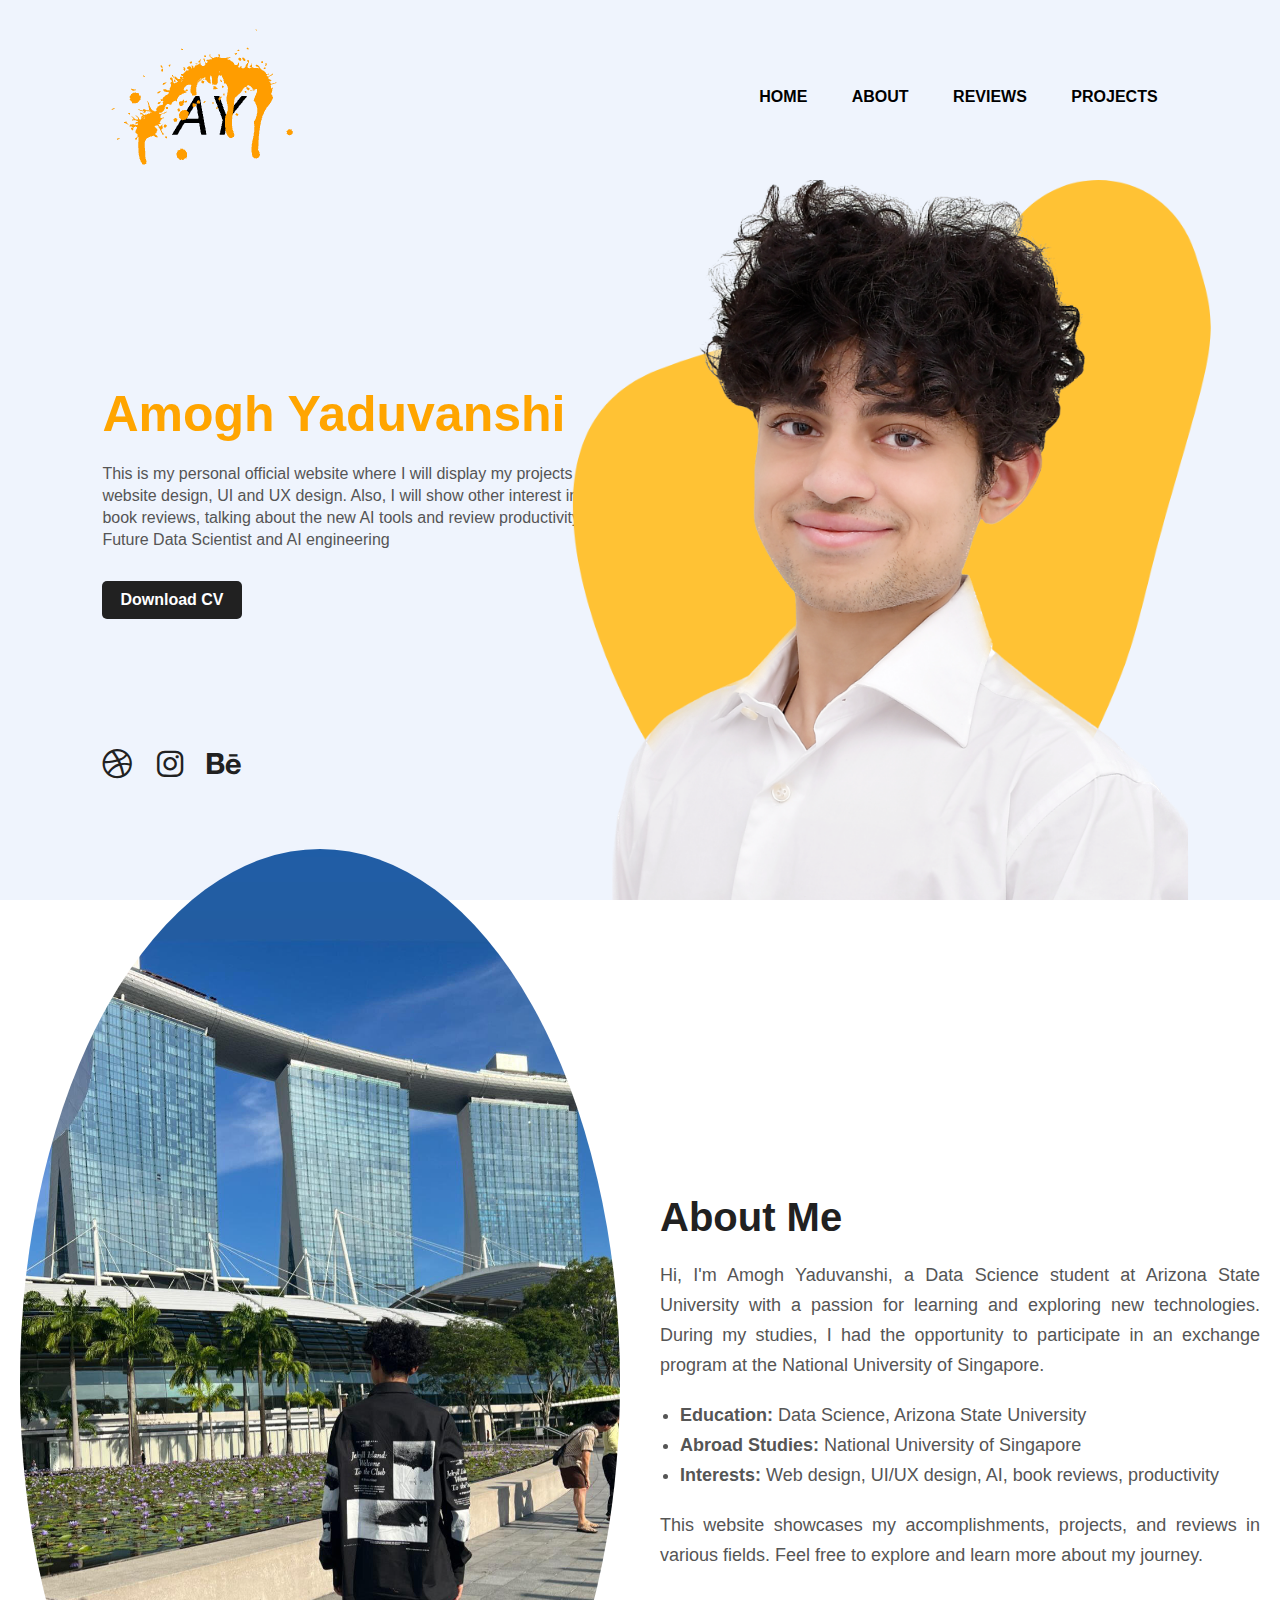
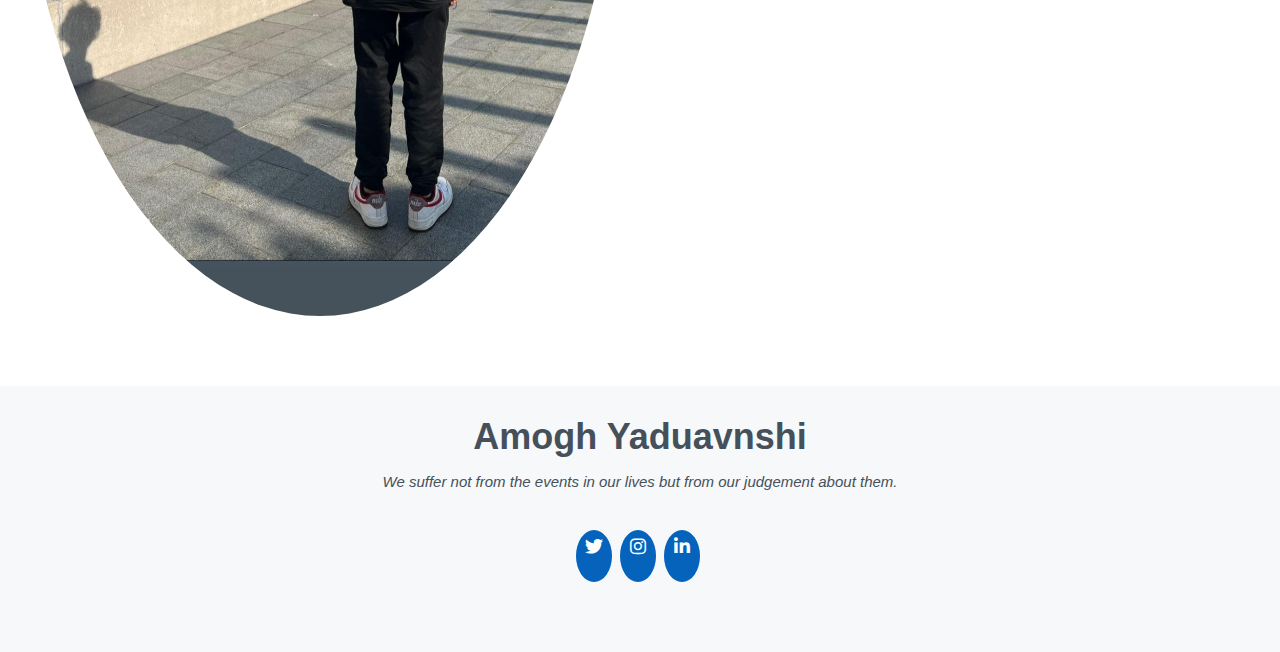
<file: index.html>
<html lang="en">
<head>
    <meta charset="UTF-8">
    <meta name="X-UA-Compatible" content="IE=edge">
    <meta name="viewport" content="width=device-width, initial-scale=1.0">
    <title>About Amogh Yaduvanshi</title>
    <link rel="stylesheet" href="https://cdnjs.cloudflare.com/ajax/libs/font-awesome/6.1.0/css/all.min.css">
    <link rel="stylesheet" href="amoghyaduvanshi.css">
</head>
<body>
    <div class="hero">
        <nav>
            <img src="LogoMakr-3YX9Ft.png" class="logo">
            <ul>
                <li><a href="home.html">HOME</a></li>
                <li><a href="about.html">ABOUT</a></li>
                <li><a href="reviews.html">REVIEWS</a></li>
                <li><a href="projects.html">PROJECTS</a></li>
            </ul>
        </nav>
        <div class="detel">
          <h1><span>Amogh Yaduvanshi</span></h1>
          <p>This is my personal official website where I will display my projects related to Data Science,<br> website design, UI and UX design. Also, I will show other interest in my website which are <br>book reviews, talking about the new AI tools and review productivity YouTubers. <br> Future Data Scientist and AI engineering </p>
          <a href="Resume.pdf" target="_blank" download>Download CV</a>
        </div>
      <div class="images">
          <img src="shape.png" class="shape">
          <img src="amogh.png" class="IMG_0016">
      </div>
    <div class="social">
       <a href="#"><i class="fab fa-dribbble"></i></a>
       <a href="#"><i class="fab fa-instagram"></i></a>
       <a href="#"><i class="fab fa-behance"></i></a>
    </div>
    <section id="about">
        <div class="about-section">
          <div class="about-image">
            <img src="Photo101.png" alt="Photo101">
        </div>
          <div class="about-content">
            <h2>About Me</h2>
            <p>
              Hi, I'm Amogh Yaduvanshi, a Data Science student at Arizona State University with a passion for learning and exploring new technologies. During my studies, I had the opportunity to participate in an exchange program at the National University of Singapore.
            </p>
            <ul>
              <li><strong>Education:</strong> Data Science, Arizona State University</li>
              <li><strong>Abroad Studies:</strong> National University of Singapore</li>
              <li><strong>Interests:</strong> Web design, UI/UX design, AI, book reviews, productivity</li>
            </ul>
            <p>
              This website showcases my accomplishments, projects, and reviews in various fields. Feel free to explore and learn more about my journey.
            </p>
          </div>
        </div>
      </section>

      <footer id="footer">
        <div class="container">
          <h3>Amogh Yaduavnshi</h3>
          <p>We suffer not from the events in our lives but from our judgement about them.</p>
          <div class="social-links">
            <a href="https://twitter.com/AmoghYaduv" class="twitter"><i class="fab fa-twitter"></i></a>
            <a href="https://www.instagram.com/amogh_yaduvanshi/" class="instagram"><i class="fab fa-instagram"></i></a>
            <a href="https://www.linkedin.com/in/amogh-yaduvanshi-b3550a1ab/" class="linkedin"><i class="fab fa-linkedin-in"></i></a>
          </div>
        </div>
      </footer>
    
</div>
</body>
</html>
</file>
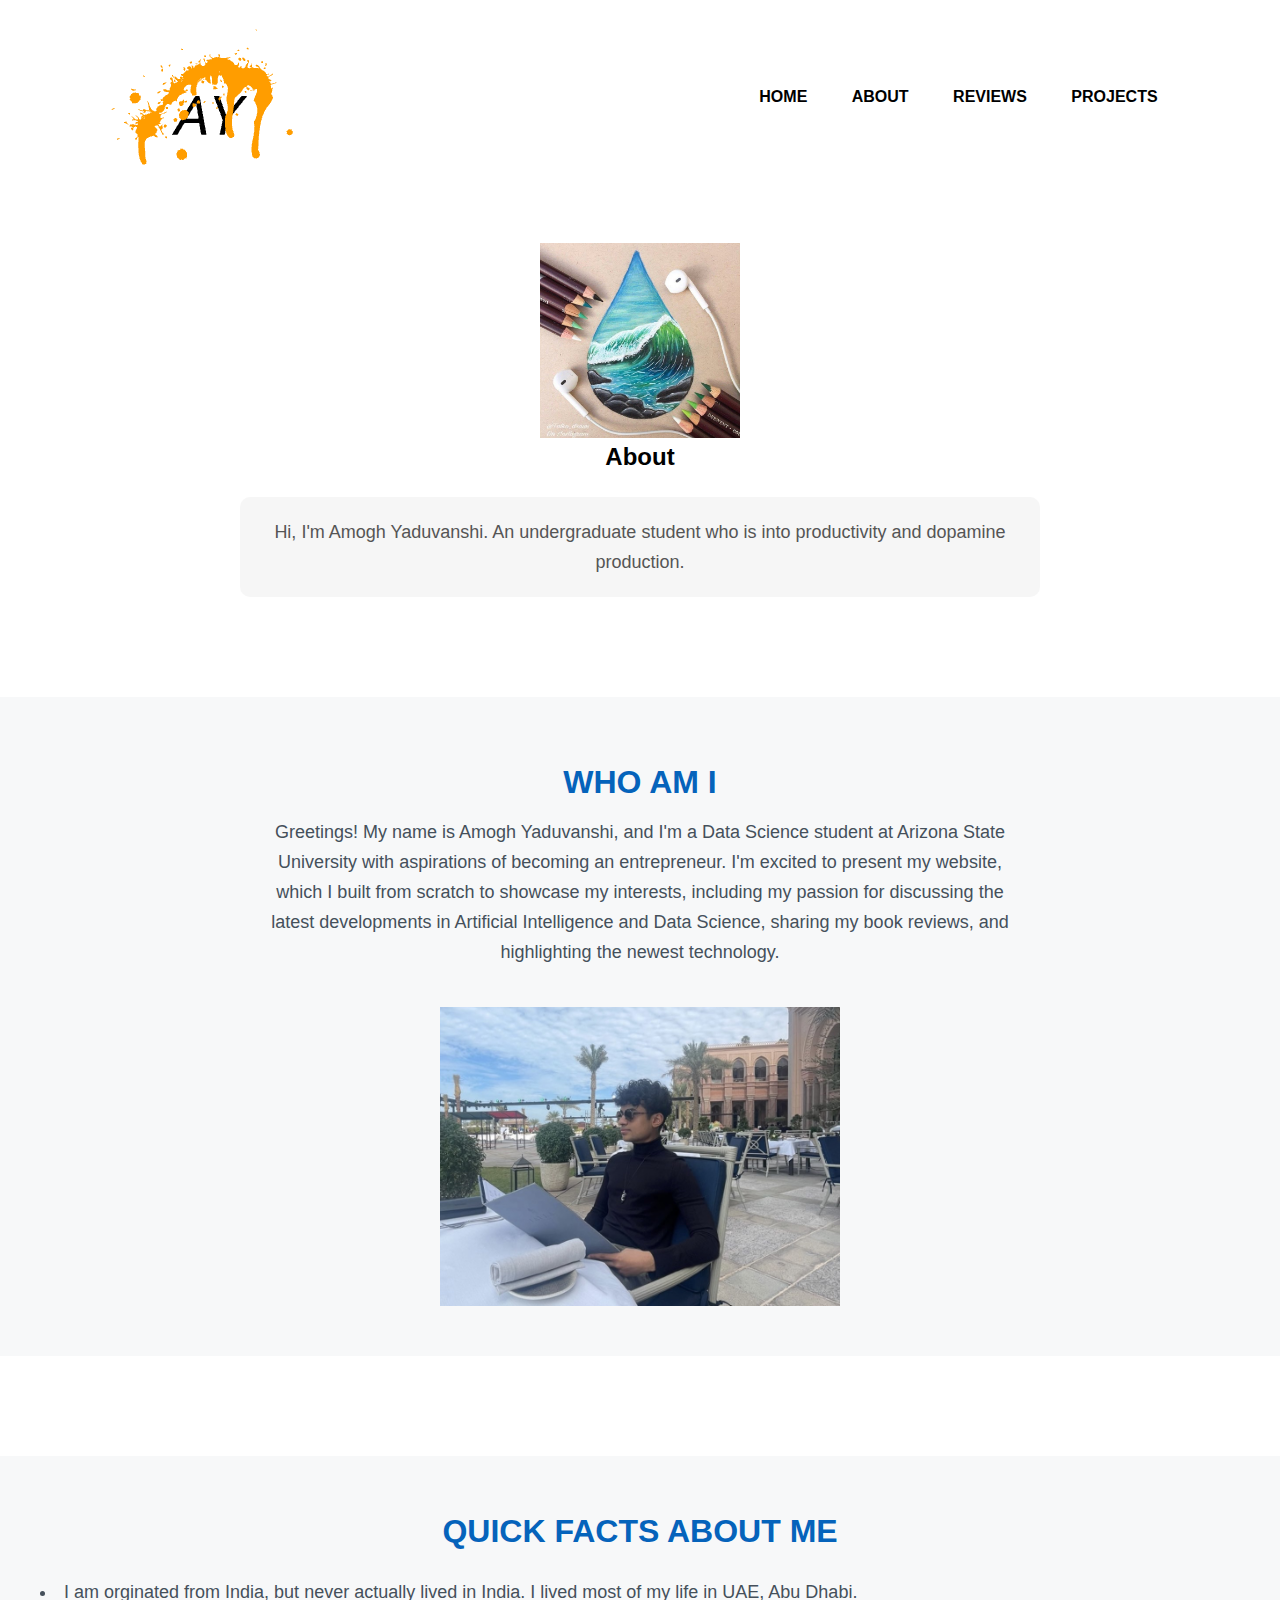
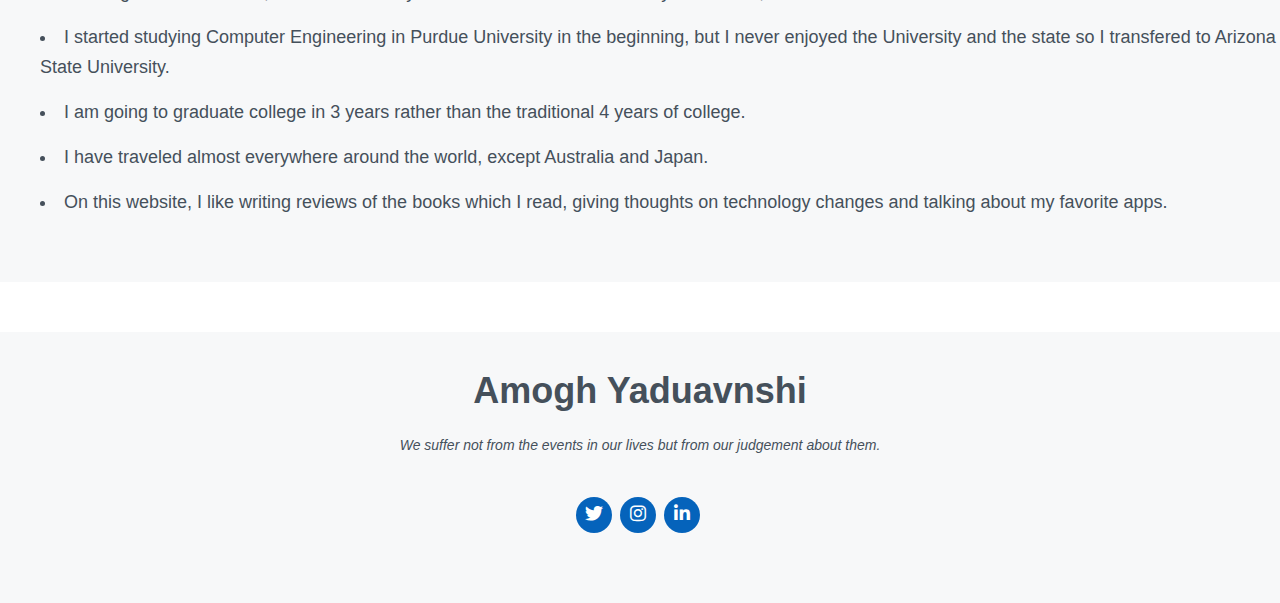
<file: about.html>
<!DOCTYPE html>
<html lang="en">
<head>
    <meta charset="UTF-8">
    <meta name="viewport" content="width=device-width, initial-scale=1.0">
    <title>About Amogh Yaduvanshi</title>
    <link rel="stylesheet" href="https://cdnjs.cloudflare.com/ajax/libs/font-awesome/6.1.0/css/all.min.css">
    <link rel="stylesheet" href="about.css">
</head>
<body>
    <nav>
        <img src="LogoMakr-3YX9Ft.png" class="LogoMakr">
        <ul>
            <li><a href="index.html">HOME</a></li>
            <li><a href="about.html">ABOUT</a></li>
            <li><a href="reviews.html">REVIEWS</a></li>
            <li><a href="projects.html">PROJECTS</a></li>
        </ul>
    </nav>

    <section id="about">
        <img src="Logo sheet.png" alt="Amogh Yaduvanshi" class="logo"> <!-- Add this line -->
        <div class="about-section">
            <h2 class="about-heading">About</h2>
            <p class="intro-text">
                Hi, I'm Amogh Yaduvanshi. An undergraduate student who is into productivity and dopamine production.
            </p>
        </div>
    </section>
    
    <section id="whoami">
        <div class="whoami-section">
            <div class="whoami-content"> <!-- Add this wrapper div -->
                <h3 class="whoami-heading">Who Am I</h3>
                <p>
                    Greetings! My name is Amogh Yaduvanshi, and I'm a Data Science student at Arizona State University with aspirations of becoming an entrepreneur. I'm excited to present my website, which I built from scratch to showcase my interests, including my passion for discussing the latest developments in Artificial Intelligence and Data Science, sharing my book reviews, and highlighting the newest technology.
                </p>
            </div>
            <img src="Part 2.png" alt="Amogh Yaduvanshi" class="part"> <!-- Update the class name -->
        </div>
    </section>
    

    <section id="quick-facts">
        <div class="quick-facts-section">
            <h4 class="quick-facts-heading">Quick Facts About Me</h4>
            <ul class="facts-list">
                <li>I am orginated from India, but never actually lived in India. I lived most of my life in UAE, Abu Dhabi.</li>
                <li>I started studying Computer Engineering in Purdue University in the beginning, but I never enjoyed the University and the state so I transfered to Arizona State University.</li>
                <li>I am going to graduate college in 3 years rather than the traditional 4 years of college.</li>
                <li>I have traveled almost everywhere around the world, except Australia and Japan.</li>
                <li>On this website, I like writing reviews of the books which I read, giving thoughts on technology changes and talking about my favorite apps.</li>
            </ul>
        </div>
    </section>
    
</section>

<footer id="footer">
    <div class="container">
      <h3>Amogh Yaduavnshi</h3>
      <p>We suffer not from the events in our lives but from our judgement about them.</p>
      <div class="social-links">
        <a href="https://twitter.com/AmoghYaduv" class="twitter"><i class="fab fa-twitter"></i></a>
        <a href="https://www.instagram.com/amogh_yaduvanshi/" class="instagram"><i class="fab fa-instagram"></i></a>
        <a href="https://www.linkedin.com/in/amogh-yaduvanshi-b3550a1ab/" class="linkedin"><i class="fab fa-linkedin-in"></i></a>
      </div>
    </div>
  </footer>

</body>
</html>
</file>
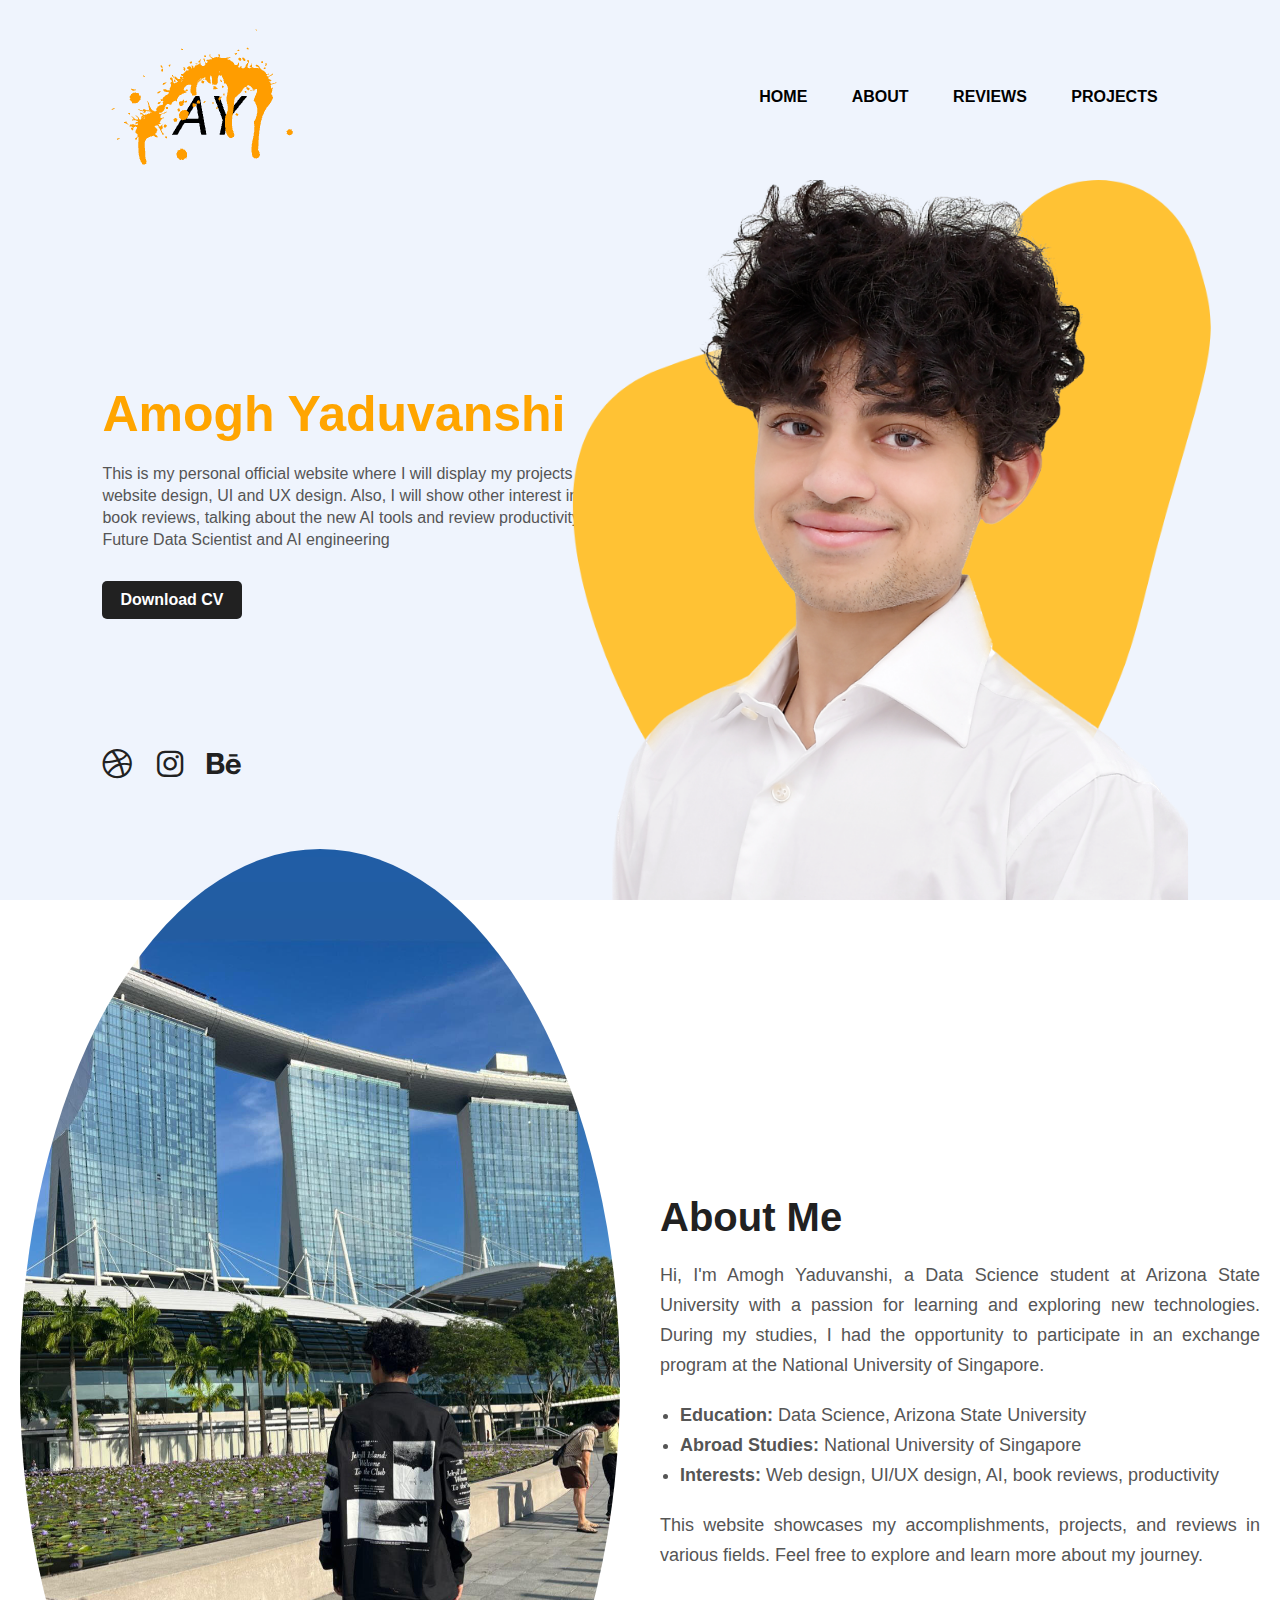
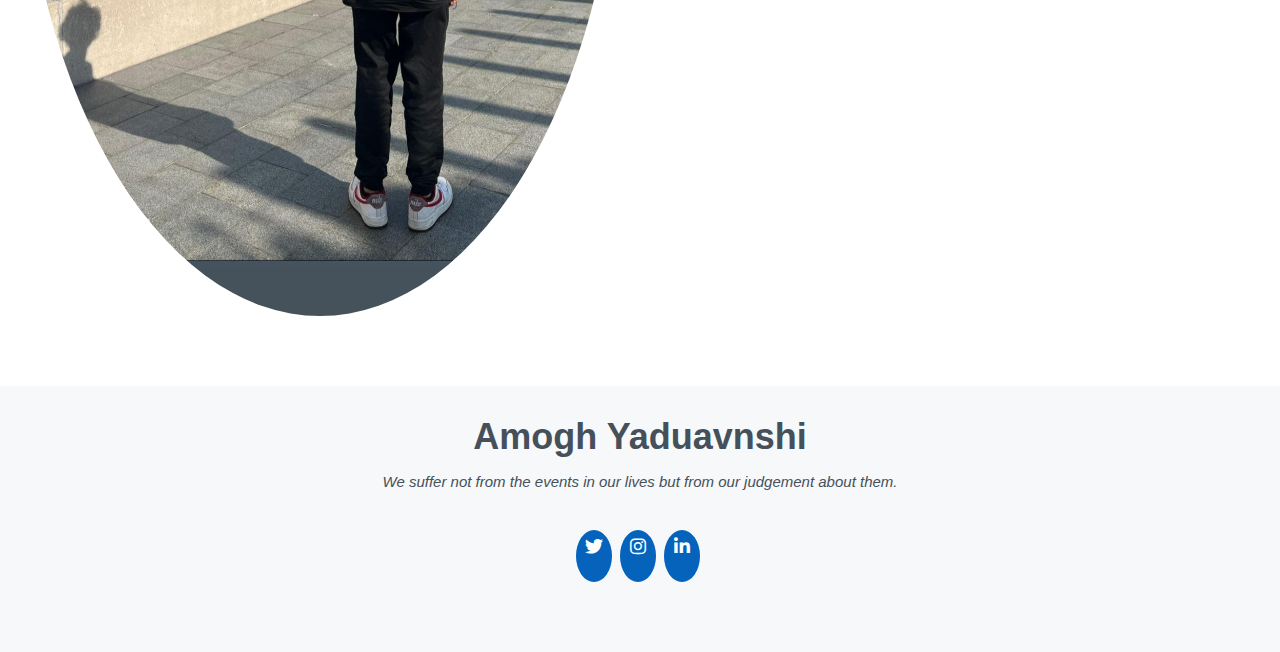
<file: amoghyaduvanshi.html>
<html lang="en">
<head>
    <meta charset="UTF-8">
    <meta name="X-UA-Compatible" content="IE=edge">
    <meta name="viewport" content="width=device-width, initial-scale=1.0">
    <title>About Amogh Yaduvanshi</title>
    <link rel="stylesheet" href="https://cdnjs.cloudflare.com/ajax/libs/font-awesome/6.1.0/css/all.min.css">
    <link rel="stylesheet" href="amoghyaduvanshi.css">
</head>
<body>
    <div class="hero">
        <nav>
            <img src="LogoMakr-3YX9Ft.png" class="logo">
            <ul>
                <li><a href="home.html">HOME</a></li>
                <li><a href="about.html">ABOUT</a></li>
                <li><a href="reviews.html">REVIEWS</a></li>
                <li><a href="projects.html">PROJECTS</a></li>
             </ul>
        </nav>
        <div class="detel">
          <h1><span>Amogh Yaduvanshi</span></h1>
          <p>This is my personal official website where I will display my projects related to Data Science,<br> website design, UI and UX design. Also, I will show other interest in my website which are <br>book reviews, talking about the new AI tools and review productivity YouTubers. <br> Future Data Scientist and AI engineering </p>
          <a href="Resume.pdf" target="_blank" download>Download CV</a>
        </div>
      <div class="images">
          <img src="shape.png" class="shape">
          <img src="amogh.png" class="IMG_0016">
      </div>
    <div class="social">
       <a href="#"><i class="fab fa-dribbble"></i></a>
       <a href="#"><i class="fab fa-instagram"></i></a>
       <a href="#"><i class="fab fa-behance"></i></a>
    </div>
    <section id="about">
        <div class="about-section">
          <div class="about-image">
            <img src="Photo101.png" alt="Photo101">
        </div>
          <div class="about-content">
            <h2>About Me</h2>
            <p>
              Hi, I'm Amogh Yaduvanshi, a Data Science student at Arizona State University with a passion for learning and exploring new technologies. During my studies, I had the opportunity to participate in an exchange program at the National University of Singapore.
            </p>
            <ul>
              <li><strong>Education:</strong> Data Science, Arizona State University</li>
              <li><strong>Abroad Studies:</strong> National University of Singapore</li>
              <li><strong>Interests:</strong> Web design, UI/UX design, AI, book reviews, productivity</li>
            </ul>
            <p>
              This website showcases my accomplishments, projects, and reviews in various fields. Feel free to explore and learn more about my journey.
            </p>
          </div>
        </div>
      </section>


  <footer id="footer">
    <div class="container">
      <h3>Amogh Yaduavnshi</h3>
      <p>We suffer not from the events in our lives but from our judgement about them.</p>
      <div class="social-links">
        <a href="https://twitter.com/AmoghYaduv" class="twitter"><i class="fab fa-twitter"></i></a>
        <a href="https://www.instagram.com/amogh_yaduvanshi/" class="instagram"><i class="fab fa-instagram"></i></a>
        <a href="https://www.linkedin.com/in/amogh-yaduvanshi-b3550a1ab/" class="linkedin"><i class="fab fa-linkedin-in"></i></a>
      </div>
    </div>
  </footer>
    
</div>
</body>
</html>
</file>
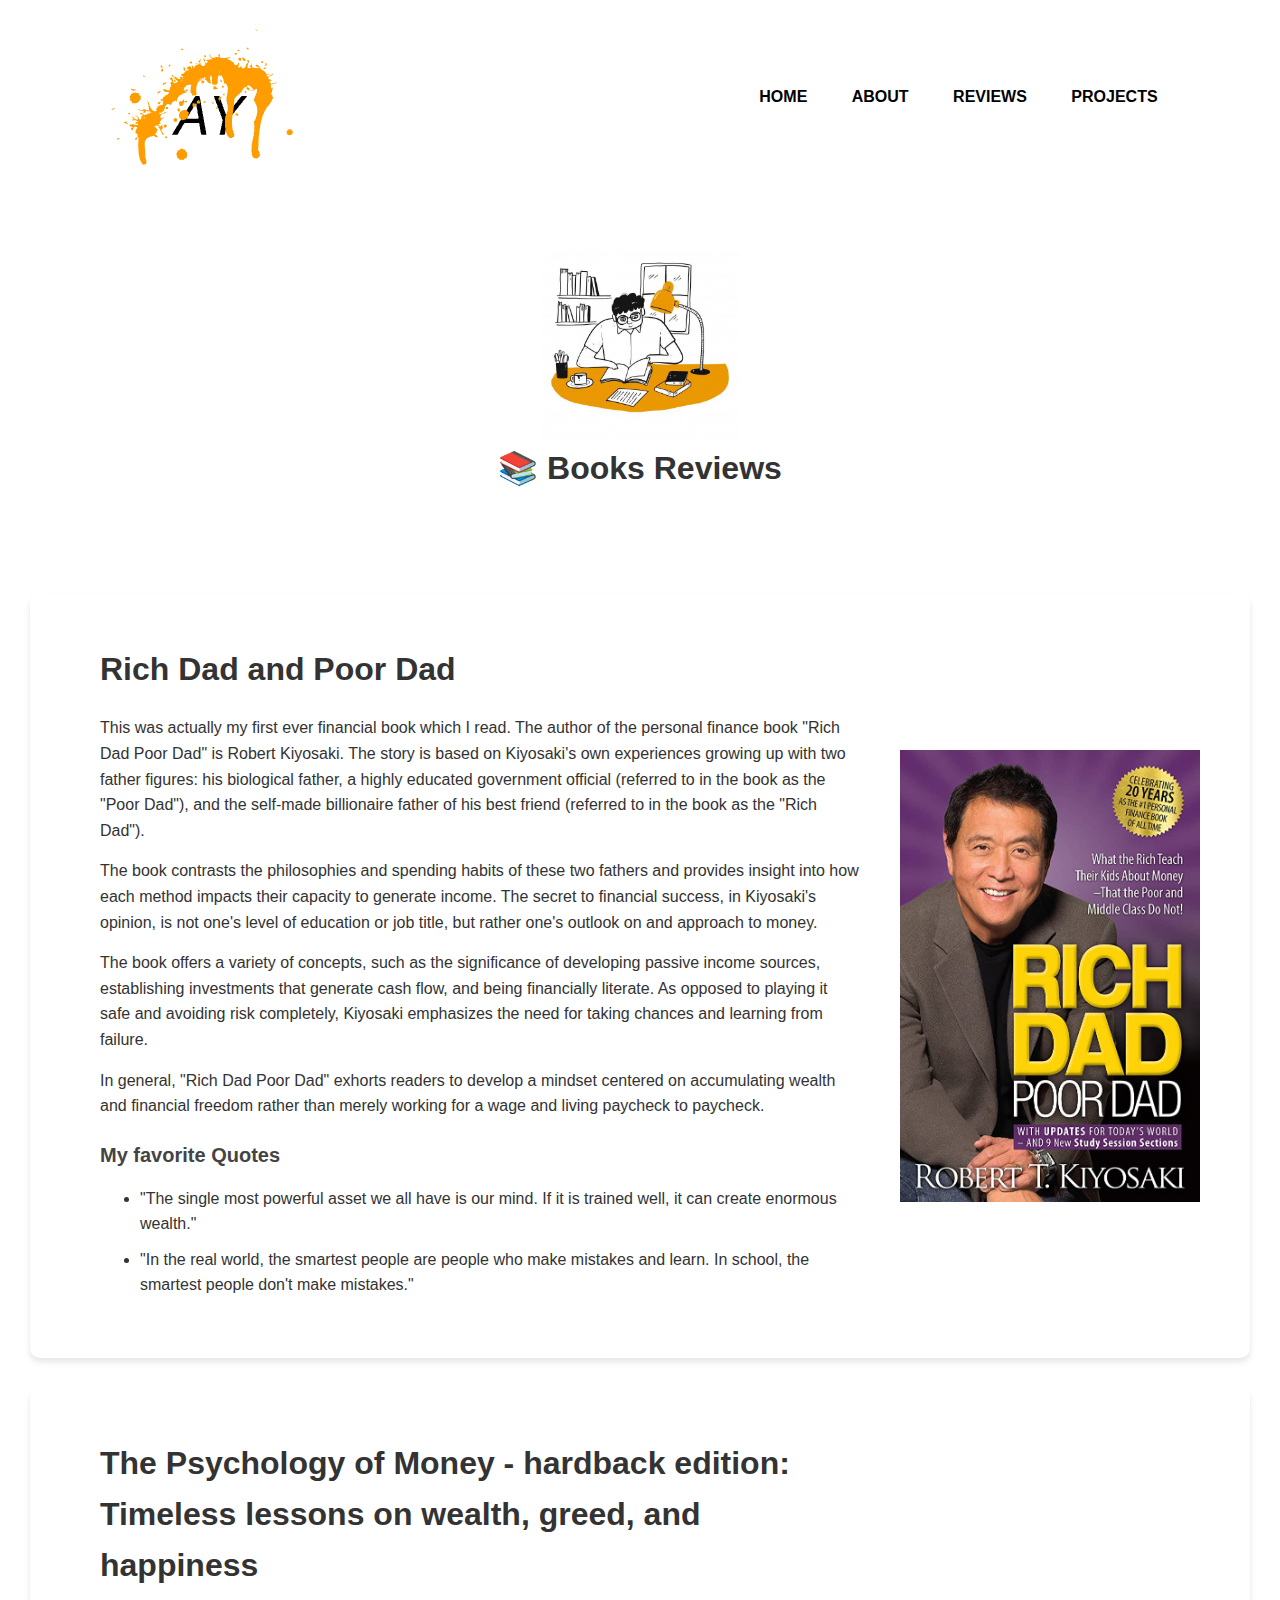
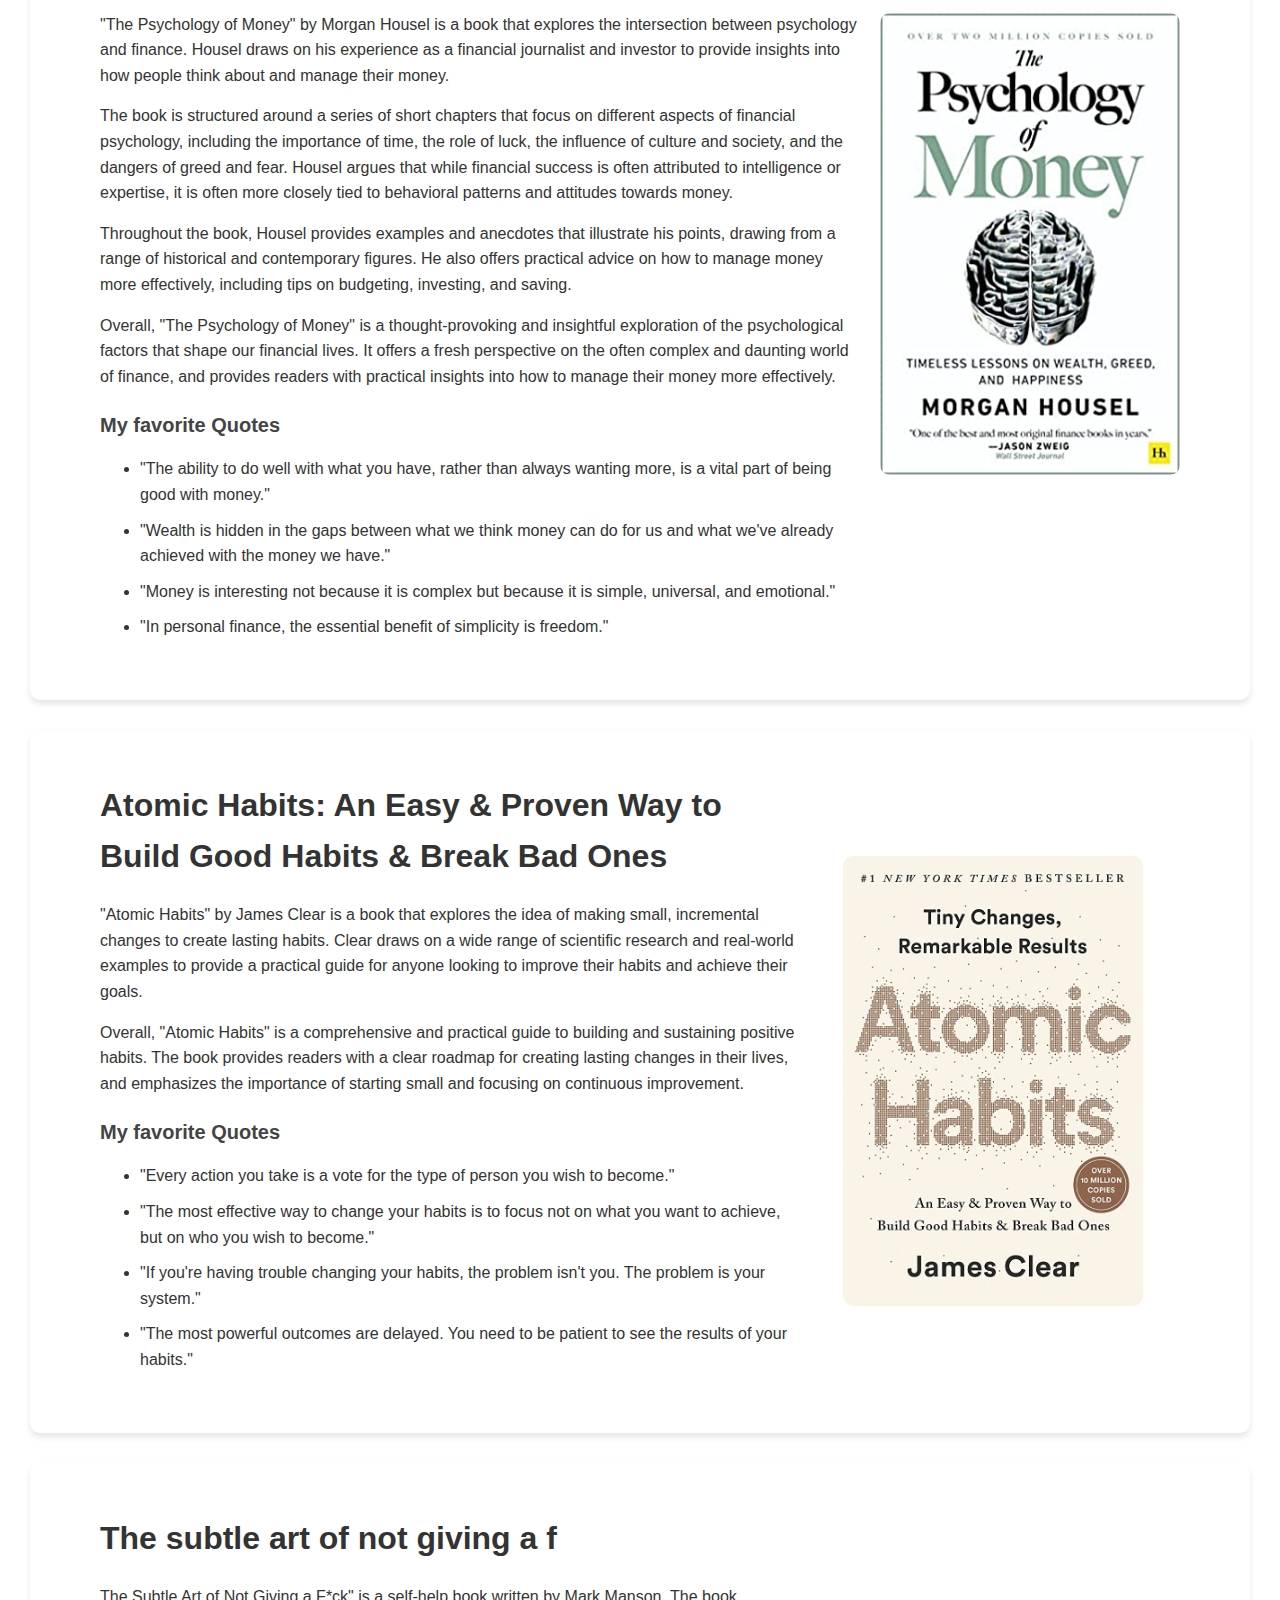
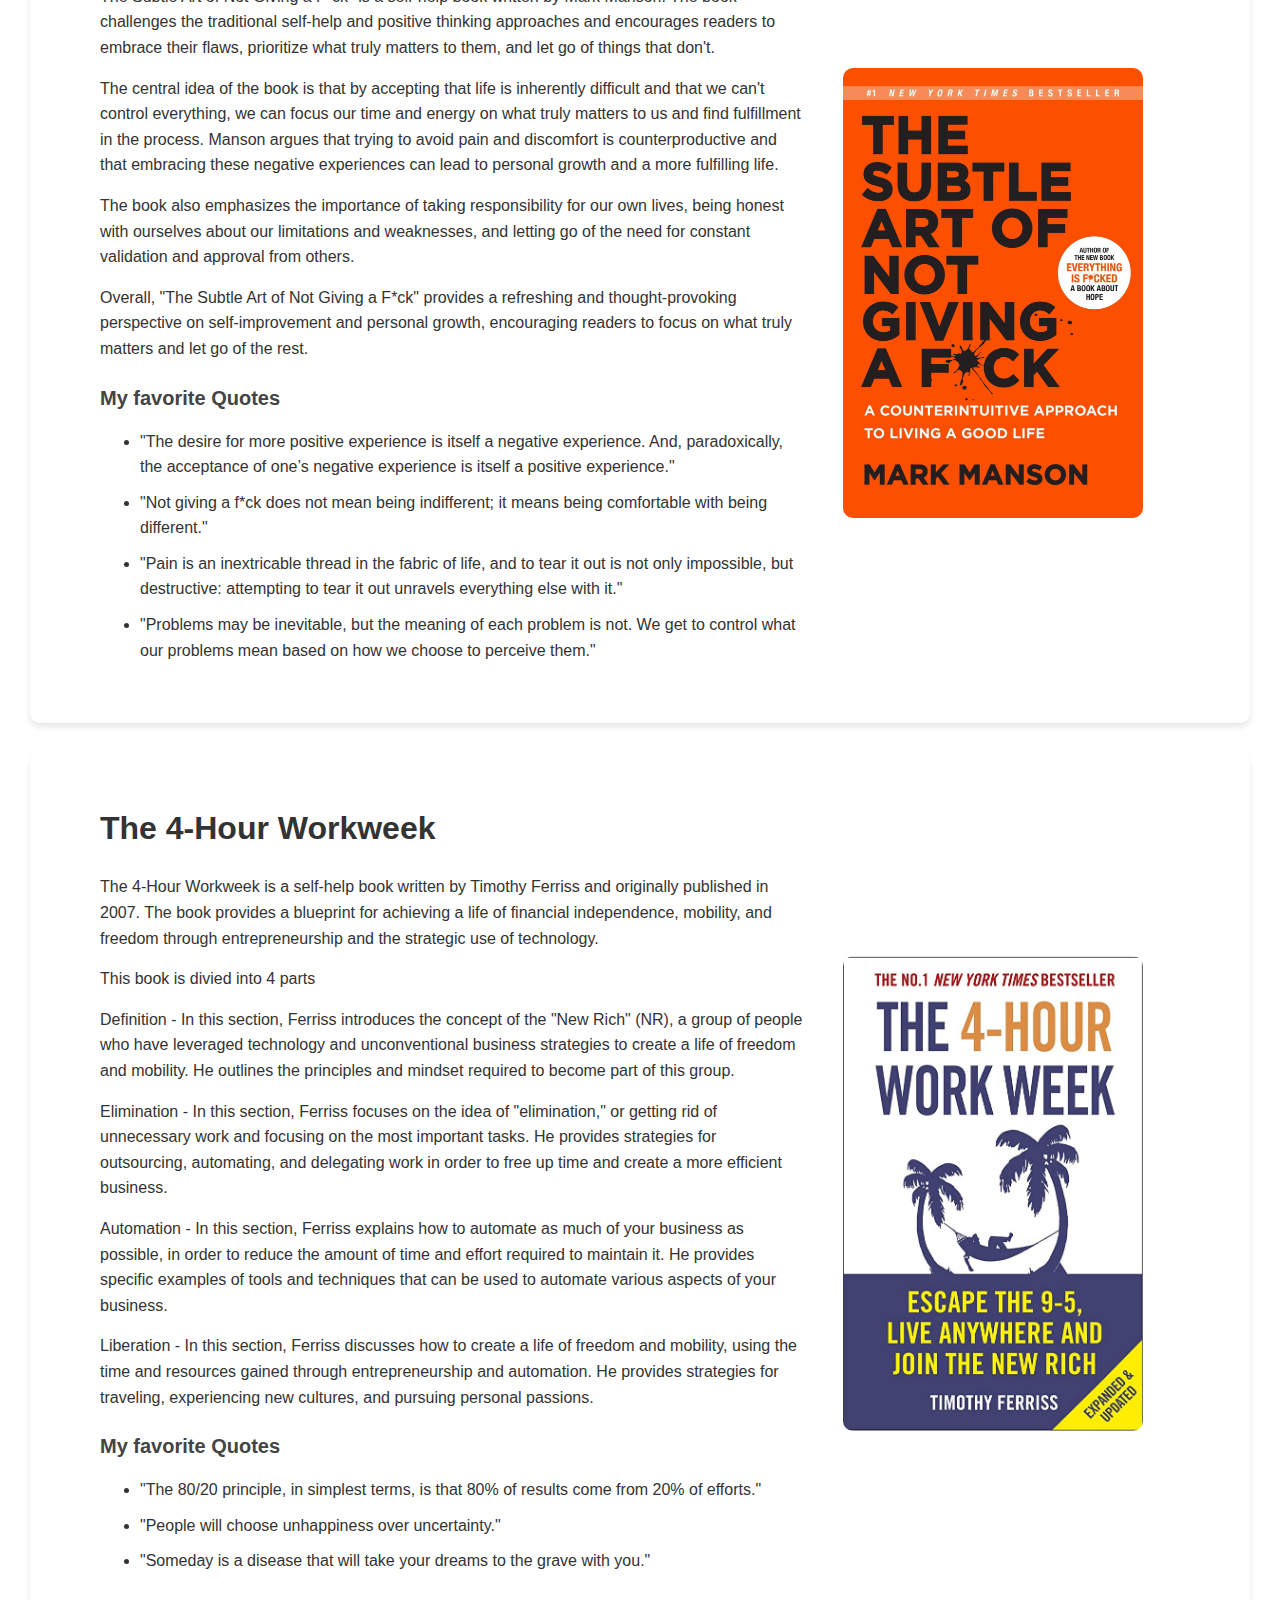
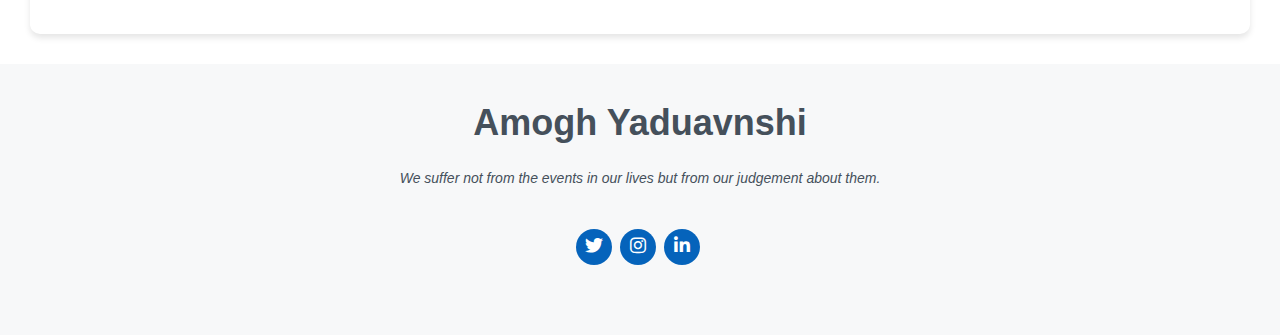
<file: reviews.html>
<!DOCTYPE html>
<html lang="en">
<head>
    <meta charset="UTF-8">
    <meta name="viewport" content="width=device-width, initial-scale=1.0">
    <title>About Amogh Yaduvanshi</title>
    <link rel="stylesheet" href="https://cdnjs.cloudflare.com/ajax/libs/font-awesome/6.1.0/css/all.min.css">
    <link rel="stylesheet" href="reviews.css">
</head>
<body>
    <nav>
        <img src="LogoMakr-3YX9Ft.png" class="LogoMakr">
        <ul>
            <li><a href="index.html">HOME</a></li>
            <li><a href="about.html">ABOUT</a></li>
            <li><a href="reviews.html">REVIEWS</a></li>
            <li><a href="projects.html">PROJECTS</a></li>
        </ul>
    </nav>

    <section id="Book-Summary">
        <img src="coffee.png" class="coffee">
        <h1><span>📚 Books Reviews</span></h1>
    </section>


    <section id="BOOK-NOTES">
        <img src="rich.png" alt="Amogh Yaduvanshi" class="richdad">
        <div class="about-section">
            <h1>Rich Dad and Poor Dad</h1>
            <p class="intro-text"> This was actually my first ever financial book which I read. The author of the personal finance book "Rich Dad Poor Dad" is Robert Kiyosaki. The story is based on Kiyosaki's own experiences growing up with two father figures: his biological father, a highly educated government official (referred to in the book as the "Poor Dad"), and the self-made billionaire father of his best friend (referred to in the book as the "Rich Dad").
            </p>
            <p>  The book contrasts the philosophies and spending habits of these two fathers and provides insight into how each method impacts their capacity to generate income. The secret to financial success, in Kiyosaki's opinion, is not one's level of education or job title, but rather one's outlook on and approach to money. </p>
            <p> The book offers a variety of concepts, such as the significance of developing passive income sources, establishing investments that generate cash flow, and being financially literate. As opposed to playing it safe and avoiding risk completely, Kiyosaki emphasizes the need for taking chances and learning from failure.</p>
            <p>In general, "Rich Dad Poor Dad" exhorts readers to develop a mindset centered on accumulating wealth and financial freedom rather than merely working for a wage and living paycheck to paycheck.</p>
            <div class="favorite-quotes">
                <h5>My favorite Quotes</h5>
                <ul>
                    <li>"The single most powerful asset we all have is our mind. If it is trained well, it can create enormous wealth."</li>
                    <li>"In the real world, the smartest people are people who make mistakes and learn. In school, the smartest people don't make mistakes."</li>
                </ul>
            </div>
        </div>
    </section>


<section id="BOOK-NOTES">
    <img src="money.png" alt="Amogh Yaduvanshi" class="money">
    <div class="about-section">
        <h1> The Psychology of Money - hardback edition: Timeless lessons on wealth, greed, and happiness</h1>
        <p class="intro-text"> 
            <p>"The Psychology of Money" by Morgan Housel is a book that explores the intersection between psychology and finance. Housel draws on his experience as a financial journalist and investor to provide insights into how people think about and manage their money. </p>
       <p>The book is structured around a series of short chapters that focus on different aspects of financial psychology, including the importance of time, the role of luck, the influence of culture and society, and the dangers of greed and fear. Housel argues that while financial success is often attributed to intelligence or expertise, it is often more closely tied to behavioral patterns and attitudes towards money.</p>
       <p>Throughout the book, Housel provides examples and anecdotes that illustrate his points, drawing from a range of historical and contemporary figures. He also offers practical advice on how to manage money more effectively, including tips on budgeting, investing, and saving. </p>
       <p>Overall, "The Psychology of Money" is a thought-provoking and insightful exploration of the psychological factors that shape our financial lives. It offers a fresh perspective on the often complex and daunting world of finance, and provides readers with practical insights into how to manage their money more effectively. </p>
            <div class="favorite-quotes">
            <h5>My favorite Quotes</h5>
            <ul>
                <li>"The ability to do well with what you have, rather than always wanting more, is a vital part of being good with money."</li>
                <li>"Wealth is hidden in the gaps between what we think money can do for us and what we've already achieved with the money we have." </li>
                <li>"Money is interesting not because it is complex but because it is simple, universal, and emotional."</li>
                <li>"In personal finance, the essential benefit of simplicity is freedom."</li>
            </ul>
        </div>
    </div>
</section>


<section id="BOOK-NOTES-3" class="book-notes">
    <div class="book-image">
        <img src="atomic.png" alt="Amogh Yaduvanshi" class="atomic">
    </div>
    <div class="about-section">
        <h1>Atomic Habits: An Easy & Proven Way to Build Good Habits & Break Bad Ones</h1>
        <p>"Atomic Habits" by James Clear is a book that explores the idea of making small, incremental changes to create lasting habits. Clear draws on a wide range of scientific research and real-world examples to provide a practical guide for anyone looking to improve their habits and achieve their goals. </p>
        <p>Overall, "Atomic Habits" is a comprehensive and practical guide to building and sustaining positive habits. The book provides readers with a clear roadmap for creating lasting changes in their lives, and emphasizes the importance of starting small and focusing on continuous improvement.</p>
        <div class="favorite-quotes">
            <h5>My favorite Quotes</h5>
            <ul>
                <li> "Every action you take is a vote for the type of person you wish to become."</li>
                <li>"The most effective way to change your habits is to focus not on what you want to achieve, but on who you wish to become."</li>
                <li>"If you're having trouble changing your habits, the problem isn't you. The problem is your system."</li>
                <li>"The most powerful outcomes are delayed. You need to be patient to see the results of your habits."</li>
            </ul>
        </div>
    </div>
</section>


<section id="BOOK-NOTES-3" class="book-notes">
    <div class="book-image">
        <img src="book.png" alt="Amogh Yaduvanshi" class="atomic">
    </div>
    <div class="about-section">
        <h1>The subtle art of not giving a f</h1>
        <p>The Subtle Art of Not Giving a F*ck" is a self-help book written by Mark Manson. The book challenges the traditional self-help and positive thinking approaches and encourages readers to embrace their flaws, prioritize what truly matters to them, and let go of things that don't.        </p>
        <p>The central idea of the book is that by accepting that life is inherently difficult and that we can't control everything, we can focus our time and energy on what truly matters to us and find fulfillment in the process. Manson argues that trying to avoid pain and discomfort is counterproductive and that embracing these negative experiences can lead to personal growth and a more fulfilling life.        </p>
        <p>The book also emphasizes the importance of taking responsibility for our own lives, being honest with ourselves about our limitations and weaknesses, and letting go of the need for constant validation and approval from others.        </p>
        <p>Overall, "The Subtle Art of Not Giving a F*ck" provides a refreshing and thought-provoking perspective on self-improvement and personal growth, encouraging readers to focus on what truly matters and let go of the rest.        </p>
        <div class="favorite-quotes">
            <h5>My favorite Quotes</h5>
            <ul>
                <li> "The desire for more positive experience is itself a negative experience. And, paradoxically, the acceptance of one’s negative experience is itself a positive experience."                </li>
                <li>"Not giving a f*ck does not mean being indifferent; it means being comfortable with being different."                </li>
                <li>"Pain is an inextricable thread in the fabric of life, and to tear it out is not only impossible, but destructive: attempting to tear it out unravels everything else with it."                </li>
                <li>"Problems may be inevitable, but the meaning of each problem is not. We get to control what our problems mean based on how we choose to perceive them."                </li>
            </ul>
        </div>
    </div>
</section>

<section id="BOOK-NOTES-3" class="book-notes">
    <div class="book-image">
        <img src="4hours.png" alt="Amogh Yaduvanshi" class="atomic">
    </div>
    <div class="about-section">
        <h1>The 4-Hour Workweek</h1>
        <p>The 4-Hour Workweek is a self-help book written by Timothy Ferriss and originally published in 2007. The book provides a blueprint for achieving a life of financial independence, mobility, and freedom through entrepreneurship and the strategic use of technology.        </p>
        <p>This book is divied into 4 parts</p>
<p>Definition - In this section, Ferriss introduces the concept of the "New Rich" (NR), a group of people who have leveraged technology and unconventional business strategies to create a life of freedom and mobility. He outlines the principles and mindset required to become part of this group.</p>
<p>Elimination - In this section, Ferriss focuses on the idea of "elimination," or getting rid of unnecessary work and focusing on the most important tasks. He provides strategies for outsourcing, automating, and delegating work in order to free up time and create a more efficient business.</p>
<p>Automation - In this section, Ferriss explains how to automate as much of your business as possible, in order to reduce the amount of time and effort required to maintain it. He provides specific examples of tools and techniques that can be used to automate various aspects of your business.</p>
<p>Liberation - In this section, Ferriss discusses how to create a life of freedom and mobility, using the time and resources gained through entrepreneurship and automation. He provides strategies for traveling, experiencing new cultures, and pursuing personal passions.</p>


        <div class="favorite-quotes">
            <h5>My favorite Quotes</h5>
            <ul>
                <li>"The 80/20 principle, in simplest terms, is that 80% of results come from 20% of efforts."                </li>
                <li>"People will choose unhappiness over uncertainty."                </li>
                <li>"Someday is a disease that will take your dreams to the grave with you."                </li>
            </ul>
        </div>
    </div>
</section>


<footer id="footer">
    <div class="container">
      <h3>Amogh Yaduavnshi</h3>
      <p>We suffer not from the events in our lives but from our judgement about them.</p>
      <div class="social-links">
        <a href="https://twitter.com/AmoghYaduv" class="twitter"><i class="fab fa-twitter"></i></a>
        <a href="https://www.instagram.com/amogh_yaduvanshi/" class="instagram"><i class="fab fa-instagram"></i></a>
        <a href="https://www.linkedin.com/in/amogh-yaduvanshi-b3550a1ab/" class="linkedin"><i class="fab fa-linkedin-in"></i></a>
      </div>
    </div>
  </footer>
  

</body>
</html>
</file>
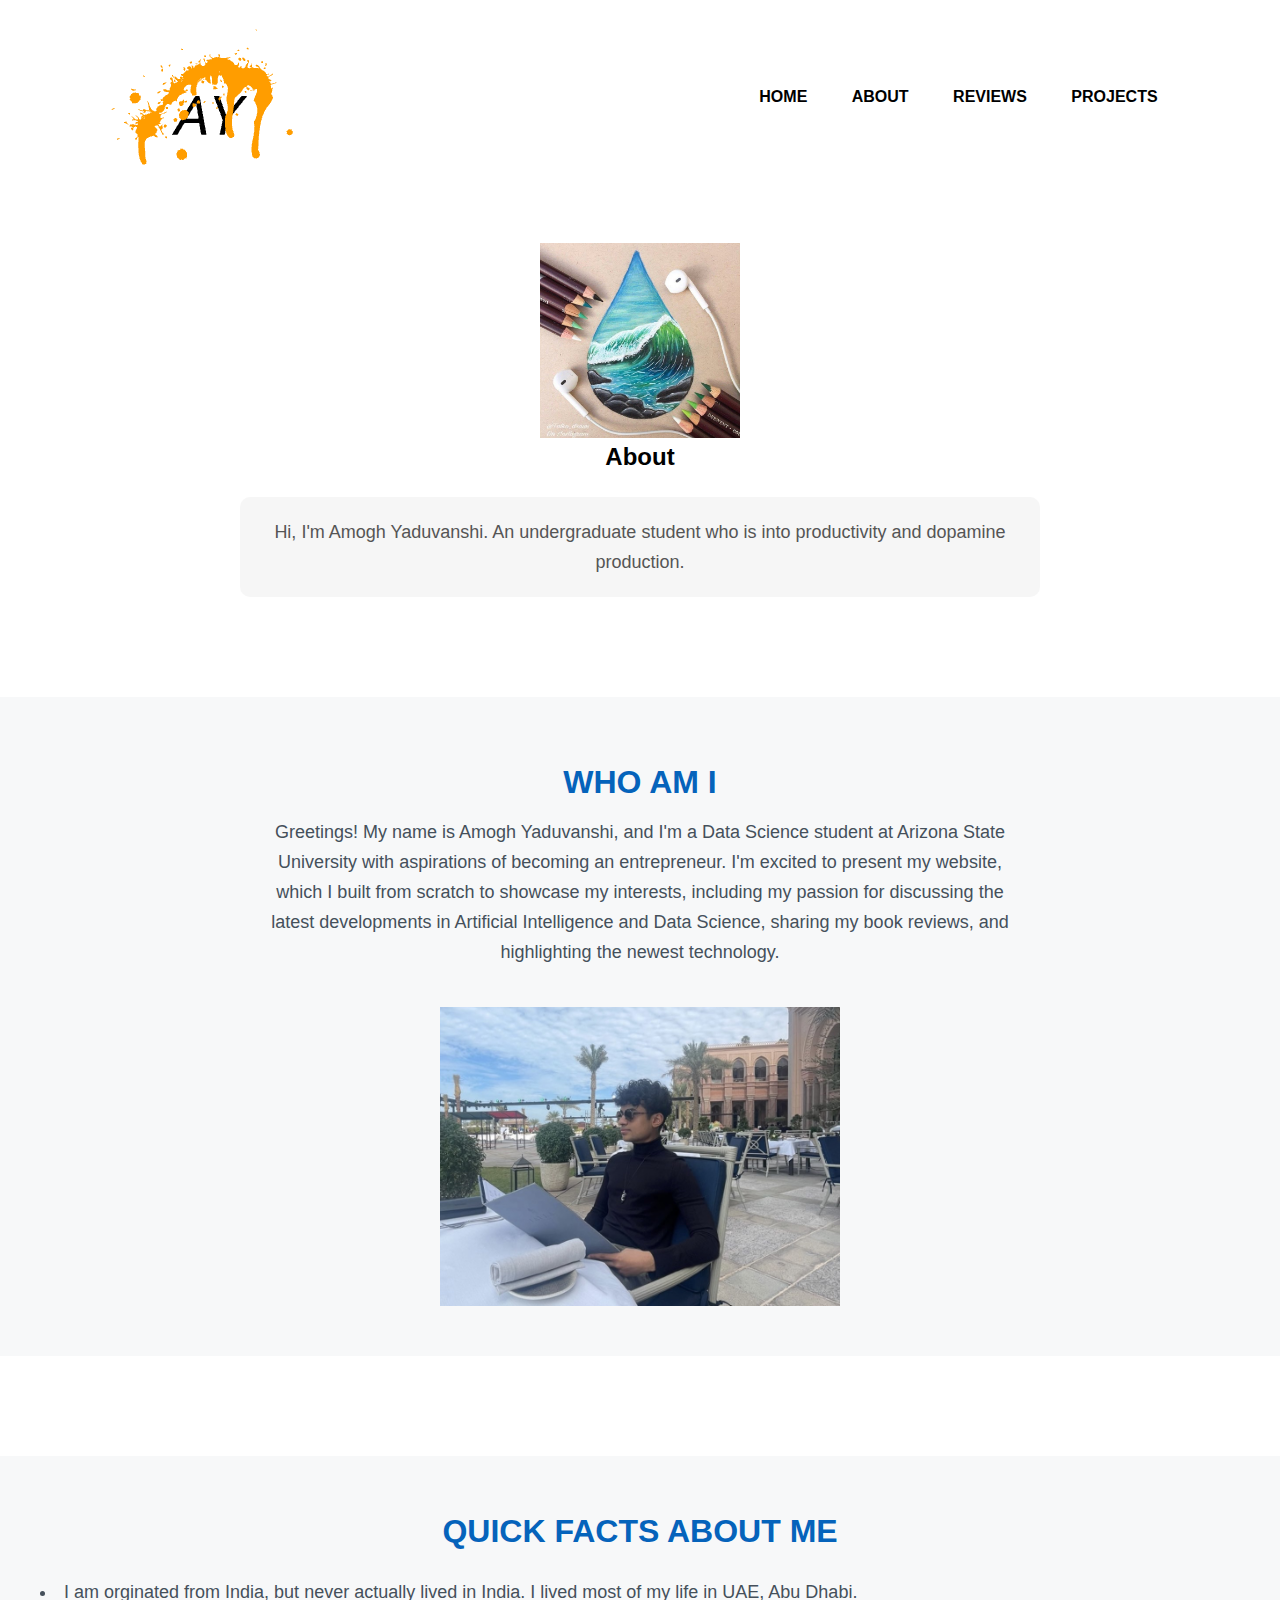
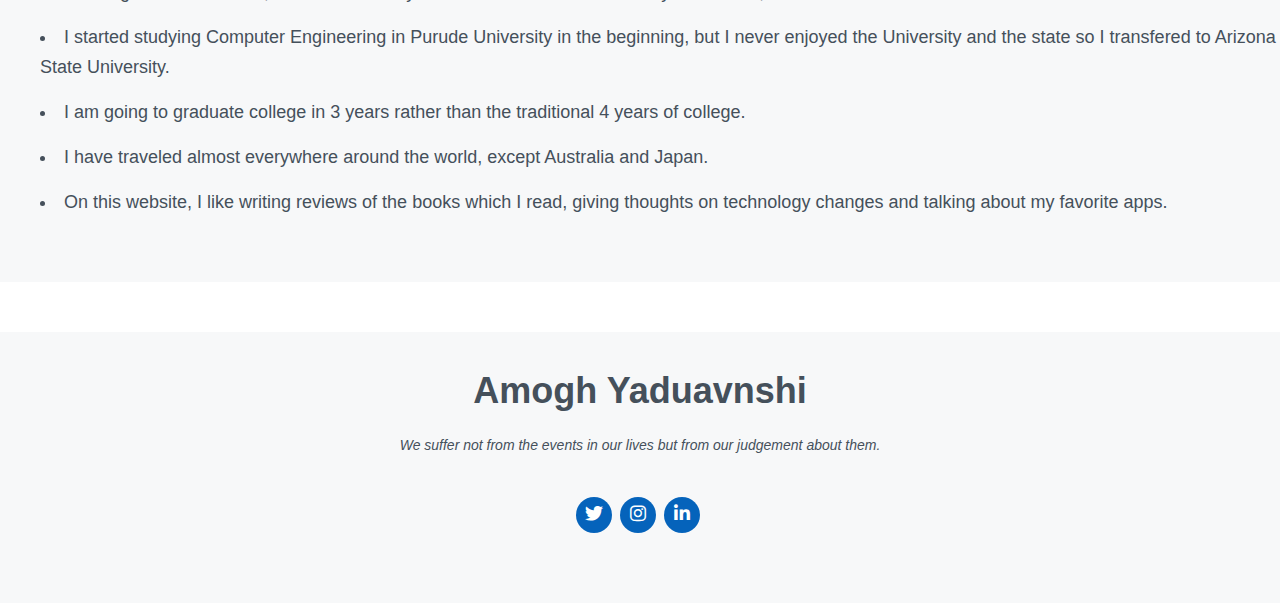
<file: Amogh Yaduvanshi/about.html>
<!DOCTYPE html>
<html lang="en">
<head>
    <meta charset="UTF-8">
    <meta name="viewport" content="width=device-width, initial-scale=1.0">
    <title>About Amogh Yaduvanshi</title>
    <link rel="stylesheet" href="https://cdnjs.cloudflare.com/ajax/libs/font-awesome/6.1.0/css/all.min.css">
    <link rel="stylesheet" href="about.css">
</head>
<body>
    <nav>
        <img src="LogoMakr-3YX9Ft.png" class="LogoMakr">
        <ul>
            <li><a href="index.html">HOME</a></li>
            <li><a href="about.html">ABOUT</a></li>
            <li><a href="reviews.html">REVIEWS</a></li>
            <li><a href="projects.html">PROJECTS</a></li>
        </ul>
    </nav>

    <section id="about">
        <img src="Logo sheet.png" alt="Amogh Yaduvanshi" class="logo"> <!-- Add this line -->
        <div class="about-section">
            <h2 class="about-heading">About</h2>
            <p class="intro-text">
                Hi, I'm Amogh Yaduvanshi. An undergraduate student who is into productivity and dopamine production.
            </p>
        </div>
    </section>
    
    <section id="whoami">
        <div class="whoami-section">
            <div class="whoami-content"> <!-- Add this wrapper div -->
                <h3 class="whoami-heading">Who Am I</h3>
                <p>
                    Greetings! My name is Amogh Yaduvanshi, and I'm a Data Science student at Arizona State University with aspirations of becoming an entrepreneur. I'm excited to present my website, which I built from scratch to showcase my interests, including my passion for discussing the latest developments in Artificial Intelligence and Data Science, sharing my book reviews, and highlighting the newest technology.
                </p>
            </div>
            <img src="Part 2.png" alt="Amogh Yaduvanshi" class="part"> <!-- Update the class name -->
        </div>
    </section>
    

    <section id="quick-facts">
        <div class="quick-facts-section">
            <h4 class="quick-facts-heading">Quick Facts About Me</h4>
            <ul class="facts-list">
                <li>I am orginated from India, but never actually lived in India. I lived most of my life in UAE, Abu Dhabi.</li>
                <li>I started studying Computer Engineering in Purude University in the beginning, but I never enjoyed the University and the state so I transfered to Arizona State University.</li>
                <li>I am going to graduate college in 3 years rather than the traditional 4 years of college.</li>
                <li>I have traveled almost everywhere around the world, except Australia and Japan.</li>
                <li>On this website, I like writing reviews of the books which I read, giving thoughts on technology changes and talking about my favorite apps.</li>
            </ul>
        </div>
    </section>
    
</section>

<footer id="footer">
    <div class="container">
      <h3>Amogh Yaduavnshi</h3>
      <p>We suffer not from the events in our lives but from our judgement about them.</p>
      <div class="social-links">
        <a href="https://twitter.com/AmoghYaduv" class="twitter"><i class="fab fa-twitter"></i></a>
        <a href="https://www.instagram.com/amogh_yaduvanshi/" class="instagram"><i class="fab fa-instagram"></i></a>
        <a href="https://www.linkedin.com/in/amogh-yaduvanshi-b3550a1ab/" class="linkedin"><i class="fab fa-linkedin-in"></i></a>
      </div>
    </div>
  </footer>

</body>
</html>
</file>
<file: amoghyaduvanshi.css>
*{
    margin: 0;
    padding: 0;
    font-family: sans-serif;
}

.hero{
    position: relative;
    width: 100%;
    height: 100vh;
    background: #eff4fd;
    position: relative;
}

nav{
    display: flex;
    width: 84%;
    margin: auto;
    padding: 20px 0;
    align-items: center;
    justify-content: space-between;
}

.logo img {
    width: 100px;
    height: auto;
}


nav ul li {
    display: inline-block;
    list-style: none;
    margin: 10px 20px;
}

nav ul li a{
    text-decoration: none;
    color: #000;
    font-weight: bold;
}

nav ul li a:hover{
    color: red;
}

.detel{
    margin-left: 8%;
    margin-top: 15%;
}

.detel h1{
    font-size: 50px;
    color: #212121;
    margin-bottom: 20px;
}

span{
    color: orange;
    
}

.detel p{
    color: #555;
    line-height: 22px;
}

.detel a{
    background: #212121;
    padding: 10px 18px;
    text-decoration: none;
    font-weight: bold;
    color: #fff;
    display: inline-block;
    margin: 30px 0;
    border-radius: 5px;
}

.images{
    width: 45%;
    height: 80%;
    position: absolute;
    bottom: 0;
    right: 100px;
}

.images img{
    height: 100%;
    position: absolute;
    left: 50%;
    bottom: 0;
    transform: translateX(-50%);
    transition: bottom 1s, left 1s;
}

.images:hover .shape{
    bottom: 40px;
}

.images:hover .girl{
    left: 45%;
}


.social{
    margin-left: 8%;
    margin-top: 100px;
}

.social a{
    font-size: 30px;
    color: #212121;
    margin-right: 20px;
}

.social a:hover{
    color: orange;
}
/* Add this to your existing CSS file */

/* About Section */
.about-section {
    display: flex;
    flex-wrap: wrap;
    justify-content: center;
    align-items: center;
    padding: 50px 0;
  }
  
  .about-image {
    flex: 1;
    padding: 20px;
  }
  
  .about-image img {
    width: 100%;
    border-radius: 50%;
  }
  
  .about-content {
    flex: 1;
    padding: 20px;
  }
  
  .about-content h2 {
    font-size: 40px;
    color: #212121;
    margin-bottom: 20px;
  }
  
  .about-content p {
    color: #555;
    font-size: 18px;
    line-height: 30px;
    text-align: justify;
  }
  
  .about-content ul {
    margin: 20px 0;
    padding-left: 20px;
  }
  
  .about-content li {
    font-size: 18px;
    color: #555;
    line-height: 30px;
  }
  
  .about-content strong {
    font-weight: bold;
  }
  .social{
    margin-left: 8%;
    margin-top: 100px;
}

.social a{
    font-size: 30px;
    color: #212121;
    margin-right: 20px;
}

.social a:hover{
    color: orange;
}


#footer {
    background: #f7f8f9;
    color: #45505b;
    font-size: 14px;
    text-align: center;
    padding: 30px 0;
  }
  
  #footer h3 {
    font-size: 36px;
    font-weight: 700;
    position: relative;
    font-family: "Poppins", sans-serif;
    padding: 0;
    margin: 0 0 15px 0;
  }
  
  #footer p {
    font-size: 15;
    font-style: italic;
    padding: 0;
    margin: 0 0 40px 0;
  }
  
  #footer .social-links {
    margin: 0 0 40px 0;
  }
  
  #footer .social-links a {
    font-size: 18px;
    display: inline-block;
    background: #0563bb;
    color: #fff;
    line-height: 1;
    padding: 8px 0;
    margin-right: 4px;
    border-radius: 50%;
    text-align: center;
    width: 36px;
    height: 36px;
    transition: 0.3s;
  }
  
  #footer .social-links a:hover {
    background: #0678e3;
    color: #fff;
    text-decoration: none;
  }
  
  #footer .copyright {
    margin: 0 0 5px 0;
  }
  
  #footer .credits {
    font-size: 13px;
  }

  .social-links a {
    display: inline-block;
    width: 40px;
    height: 40px;
    margin-right: 10px;
    background-color: #333;
    color: #fff;
    border-radius: 50%;
    text-align: center;
    line-height: 40px;
    transition: background-color 0.3s, color 0.3s;
  }
  
  .social-links a:hover {
    background-color: #fff;
    color: #333;
  }
</file>
<file: about.css>
* {
    margin: 0;
    padding: 0;
    font-family: sans-serif;
    box-sizing: border-box;
}

body {
    line-height: 1.6;
}

nav {
    display: flex;
    width: 84%;
    margin: auto;
    padding: 20px 0;
    align-items: center;
    justify-content: space-between;
}

.logo {
    display: block;
    margin: 0 auto; /* Center the image horizontally */
    width: 200px; /* Adjust this value to set the desired width */
    height: auto; /* This will maintain the aspect ratio of the image */
  }
  

nav ul li {
    display: inline-block;
    list-style: none;
    margin: 10px 20px;
}

nav ul li a {
    text-decoration: none;
    color: #000;
    font-weight: bold;
}

nav ul li a:hover {
    color: red;
}

section {
    padding: 50px 0;
}

.about-section {
    text-align: center;
}

.about-heading {
    margin-bottom: 20px;
}

.intro-text {
    color: #555;
    font-size: 18px;
    line-height: 30px;
    max-width: 800px;
    margin: 0 auto;
    background-color: rgba(211, 211, 211, 0.2); /* lightish background color */
    display: inline-block;
    padding: 20px;
    border-radius: 10px;
}

.Profile {
    display: block;
    margin: 0 auto;
    width: 200px;
    height: auto;
    margin-top: 20px;
}
.whoami-section {
    text-align: center;
    padding: 50px 0;
    background-color: #f7f8f9; /* Light background color */
}

.whoami-heading {
    margin-bottom: 20px;
    font-size: 32px; /* Larger font size for heading */
    color: #0563bb; /* Change heading color */
    text-transform: uppercase; /* Make heading uppercase */
    font-weight: bold;
}

.whoami-content {
    padding: 20px;
    font-size: 18px; /* Adjust font size */
    line-height: 30px; /* Adjust line-height */
    color: #45505b; /* Change text color */
    max-width: 800px;
    margin: 0 auto;
}

.part {
    width: 400px;
    height: auto;
    display: block;
    margin: 0 auto; /* Center the image */
    margin-top: 20px; /* Add some space above the image */
}

.quick-facts-section {
    text-align: center;
    padding: 50px 0;
    background-color: #f7f8f9; /* Light background color */
}

.quick-facts-heading {
    margin-bottom: 20px;
    font-size: 32px; /* Larger font size for heading */
    color: #0563bb; /* Change heading color */
    text-transform: uppercase; /* Make heading uppercase */
    font-weight: bold;
}

.facts-list {
    text-align: left;
    display: inline-block;
    font-size: 18px; /* Adjust font size */
    line-height: 30px; /* Adjust line-height */
    color: #45505b; /* Change text color */
    list-style-type: disc; /* Use bullet points */
    padding-left: 40px; /* Add some space on the left */
    list-style-position: inside; /* Add this line to show bullet points */
}


.facts-list li {
    margin-bottom: 15px;
}


#footer {
    background: #f7f8f9;
    color: #45505b;
    font-size: 14px;
    text-align: center;
    padding: 30px 0;
  }
  
  #footer h3 {
    font-size: 36px;
    font-weight: 700;
    position: relative;
    font-family: "Poppins", sans-serif;
    padding: 0;
    margin: 0 0 15px 0;
  }
  
  #footer p {
    font-size: 15;
    font-style: italic;
    padding: 0;
    margin: 0 0 40px 0;
  }
  
  #footer .social-links {
    margin: 0 0 40px 0;
  }
  
  #footer .social-links a {
    font-size: 18px;
    display: inline-block;
    background: #0563bb;
    color: #fff;
    line-height: 1;
    padding: 8px 0;
    margin-right: 4px;
    border-radius: 50%;
    text-align: center;
    width: 36px;
    height: 36px;
    transition: 0.3s;
  }
  
  #footer .social-links a:hover {
    background: #0678e3;
    color: #fff;
    text-decoration: none;
  }
  
  #footer .copyright {
    margin: 0 0 5px 0;
  }
  
  #footer .credits {
    font-size: 13px;
  }

  .social-links a {
    display: inline-block;
    width: 40px;
    height: 40px;
    margin-right: 10px;
    background-color: #333;
    color: #fff;
    border-radius: 50%;
    text-align: center;
    line-height: 40px;
    transition: background-color 0.3s, color 0.3s;
  }
  
  .social-links a:hover {
    background-color: #fff;
    color: #333;
  }
</file>
<file: reviews.css>
* {
    margin: 0;
    padding: 0;
    font-family: sans-serif;
    box-sizing: border-box;
}

body {
    line-height: 1.6;
}

nav {
    display: flex;
    width: 84%;
    margin: auto;
    padding: 20px 0;
    align-items: center;
    justify-content: space-between;
}

.logo {
    display: block;
    margin: 0 auto; /* Center the image horizontally */
    width: 200px; /* Adjust this value to set the desired width */
    height: auto; /* This will maintain the aspect ratio of the image */
  }
  

nav ul li {
    display: inline-block;
    list-style: none;
    margin: 10px 20px;
}

nav ul li a {
    text-decoration: none;
    color: #000;
    font-weight: bold;
}

nav ul li a:hover {
    color: red;
}

section {
    padding: 50px 0;
}

.about-section {
    text-align: center;
}

.about-heading {
    margin-bottom: 20px;
}

/* Book summary styles */
#Book-Summary {
    text-align: center;
    padding: 50px 0;
    /* background-color: #f0f0f0; Remove or comment out this line */
}

.coffee {
    display: block;
    margin: 0 auto; /* Center the image horizontally */
    width: 200px; /* Adjust this value to set the desired width */
    height: auto; /* This will maintain the aspect ratio of the image */
}

h1 {
    margin-bottom: 20px;
}

#BOOK-NOTES {
    display: flex;
    flex-wrap: nowrap;
    justify-content: center;
    align-items: center;
    padding: 50px;
    background-color: #fff;
    margin: 30px;
    border-radius: 10px;
    box-shadow: 0 4px 6px rgba(0, 0, 0, 0.1);
}

.money {
    width: 300px;
    height: auto;
    border-radius: 10px;
    margin-right: 20px;
}

.about-section {
    flex: 1;
    padding: 0 20px;
}

h1 {
    font-size: 2rem;
    color: #333;
    margin-bottom: 20px;
}

p {
    margin-bottom: 15px;
}

.favorite-quotes {
    margin-top: 20px;
}

.favorite-quotes h5 {
    font-size: 1.25rem;
    font-weight: bold;
    margin-bottom: 15px;
    color: #444;
}

.favorite-quotes ul {
    list-style-type: disc;
    margin-left: 20px;
}

.favorite-quotes ul li {
    margin-bottom: 10px;
}

#BOOK-NOTES-2 {
    display: flex;
    align-items: flex-start;
    padding: 50px 0;
    background-color: #e6e6e6; /* Set the background color for the section */
}

.machine {
    width: 300px; /* Set the width of the image */
    height: auto;
    margin-right: 50px; /* Add more space between the image and the text */
}

.about-section-2 {
    flex: 1;
}

.intro-text-2 {
    max-width: 100%;
    margin-bottom: 20px;
}

.favorite-quotes-2 {
    margin-top: 20px;
}

.favorite-quotes-2 h5 {
    margin-bottom: 10px;
}

.favorite-quotes-2 ul {
    list-style-type: disc;
    padding-left: 20px;
}


body {
    font-family: Arial, sans-serif;
    line-height: 1.6;
    color: #333;
    margin: 0;
    padding: 0;
}

.about-section {
    flex: 1;
    order: -1; /* Make sure the text content is placed before the image */
    text-align: left; /* Align the text to the left side */
    padding: 0 20px; /* Add some horizontal padding to the text content */
}

h1 {
    font-size: 2rem;
    color: #222;
    margin-bottom: 20px;
}

h5 {
    font-size: 1.25rem;
    font-weight: bold;
    margin-bottom: 15px;
    color: #444;
}

p {
    margin-bottom: 15px;
}

ul {
    list-style-type: disc;
    margin-left: 20px;
}

li {
    margin-bottom: 10px;
}

.book-image {
    display: flex;
    align-items: center;
    justify-content: center;
    height: 100%;
}

img.richdad {
    width: 300px;
    height: auto;
    margin-left: 20px;
}

img.atomic {
    width: 300px;
    height: auto;
    margin-right: 20px;
}

#Book-Summary {
    text-align: center;
    padding: 50px 0;
}

.coffee {
    display: block;
    margin: 0 auto;
    width: 200px;
    height: auto;
}

h1 {
    margin-bottom: 20px;
}

.book-notes {
    display: flex;
    padding: 50px 0;
    background-color: #e6e6e6;
}

.book-image {
    display: flex;
    align-items: center;
    padding-right: 20px;
}

.book-image img {
    display: block;
    width: 300px;
    height: auto;
}

.about-section {
    flex: 1;
    text-align: left;
}

.favorite-quotes {
    margin-top: 20px;
}

.favorite-quotes h5 {
    margin-bottom: 10px;
}

.favorite-quotes ul {
    padding-left: 20px;
}

.book-notes {
    display: flex;
    flex-wrap: nowrap;
    justify-content: center;
    align-items: center;
    padding: 50px;
    background-color: #fff;
    margin: 30px;
    border-radius: 10px;
    box-shadow: 0 4px 6px rgba(0, 0, 0, 0.1);
}

.book-image {
    flex: 1;
    padding-right: 20px;
}

.book-image img {
    display: block;
    width: 100%;
    height: auto;
    border-radius: 10px;
}

.about-section {
    flex: 2;
    padding: 0 20px;
}

h1 {
    font-size: 2rem;
    color: #333;
    margin-bottom: 20px;
}

p {
    margin-bottom: 15px;
}

.favorite-quotes {
    margin-top: 20px;
}

.favorite-quotes h5 {
    font-size: 1.25rem;
    font-weight: bold;
    margin-bottom: 15px;
    color: #444;
}

.favorite-quotes ul {
    list-style-type: disc;
    margin-left: 20px;
}

.favorite-quotes ul li {
    margin-bottom: 10px;
}

img.atomic {
    width: 300px;
    height: auto;
    border-radius: 10px;
}

#footer {
    background: #f7f8f9;
    color: #45505b;
    font-size: 14px;
    text-align: center;
    padding: 30px 0;
  }
  
  #footer h3 {
    font-size: 36px;
    font-weight: 700;
    position: relative;
    font-family: "Poppins", sans-serif;
    padding: 0;
    margin: 0 0 15px 0;
  }
  
  #footer p {
    font-size: 15;
    font-style: italic;
    padding: 0;
    margin: 0 0 40px 0;
  }
  
  #footer .social-links {
    margin: 0 0 40px 0;
  }
  
  #footer .social-links a {
    font-size: 18px;
    display: inline-block;
    background: #0563bb;
    color: #fff;
    line-height: 1;
    padding: 8px 0;
    margin-right: 4px;
    border-radius: 50%;
    text-align: center;
    width: 36px;
    height: 36px;
    transition: 0.3s;
  }
  
  #footer .social-links a:hover {
    background: #0678e3;
    color: #fff;
    text-decoration: none;
  }
  
  #footer .copyright {
    margin: 0 0 5px 0;
  }
  
  #footer .credits {
    font-size: 13px;
  }

  .social-links a {
    display: inline-block;
    width: 40px;
    height: 40px;
    margin-right: 10px;
    background-color: #333;
    color: #fff;
    border-radius: 50%;
    text-align: center;
    line-height: 40px;
    transition: background-color 0.3s, color 0.3s;
  }
  
  .social-links a:hover {
    background-color: #fff;
    color: #333;
  }
</file>
<file: Amogh Yaduvanshi/about.css>
* {
    margin: 0;
    padding: 0;
    font-family: sans-serif;
    box-sizing: border-box;
}

body {
    line-height: 1.6;
}

nav {
    display: flex;
    width: 84%;
    margin: auto;
    padding: 20px 0;
    align-items: center;
    justify-content: space-between;
}

.logo {
    display: block;
    margin: 0 auto; /* Center the image horizontally */
    width: 200px; /* Adjust this value to set the desired width */
    height: auto; /* This will maintain the aspect ratio of the image */
  }
  

nav ul li {
    display: inline-block;
    list-style: none;
    margin: 10px 20px;
}

nav ul li a {
    text-decoration: none;
    color: #000;
    font-weight: bold;
}

nav ul li a:hover {
    color: red;
}

section {
    padding: 50px 0;
}

.about-section {
    text-align: center;
}

.about-heading {
    margin-bottom: 20px;
}

.intro-text {
    color: #555;
    font-size: 18px;
    line-height: 30px;
    max-width: 800px;
    margin: 0 auto;
    background-color: rgba(211, 211, 211, 0.2); /* lightish background color */
    display: inline-block;
    padding: 20px;
    border-radius: 10px;
}

.Profile {
    display: block;
    margin: 0 auto;
    width: 200px;
    height: auto;
    margin-top: 20px;
}
.whoami-section {
    text-align: center;
    padding: 50px 0;
    background-color: #f7f8f9; /* Light background color */
}

.whoami-heading {
    margin-bottom: 20px;
    font-size: 32px; /* Larger font size for heading */
    color: #0563bb; /* Change heading color */
    text-transform: uppercase; /* Make heading uppercase */
    font-weight: bold;
}

.whoami-content {
    padding: 20px;
    font-size: 18px; /* Adjust font size */
    line-height: 30px; /* Adjust line-height */
    color: #45505b; /* Change text color */
    max-width: 800px;
    margin: 0 auto;
}

.part {
    width: 400px;
    height: auto;
    display: block;
    margin: 0 auto; /* Center the image */
    margin-top: 20px; /* Add some space above the image */
}

.quick-facts-section {
    text-align: center;
    padding: 50px 0;
    background-color: #f7f8f9; /* Light background color */
}

.quick-facts-heading {
    margin-bottom: 20px;
    font-size: 32px; /* Larger font size for heading */
    color: #0563bb; /* Change heading color */
    text-transform: uppercase; /* Make heading uppercase */
    font-weight: bold;
}

.facts-list {
    text-align: left;
    display: inline-block;
    font-size: 18px; /* Adjust font size */
    line-height: 30px; /* Adjust line-height */
    color: #45505b; /* Change text color */
    list-style-type: disc; /* Use bullet points */
    padding-left: 40px; /* Add some space on the left */
    list-style-position: inside; /* Add this line to show bullet points */
}


.facts-list li {
    margin-bottom: 15px;
}


#footer {
    background: #f7f8f9;
    color: #45505b;
    font-size: 14px;
    text-align: center;
    padding: 30px 0;
  }
  
  #footer h3 {
    font-size: 36px;
    font-weight: 700;
    position: relative;
    font-family: "Poppins", sans-serif;
    padding: 0;
    margin: 0 0 15px 0;
  }
  
  #footer p {
    font-size: 15;
    font-style: italic;
    padding: 0;
    margin: 0 0 40px 0;
  }
  
  #footer .social-links {
    margin: 0 0 40px 0;
  }
  
  #footer .social-links a {
    font-size: 18px;
    display: inline-block;
    background: #0563bb;
    color: #fff;
    line-height: 1;
    padding: 8px 0;
    margin-right: 4px;
    border-radius: 50%;
    text-align: center;
    width: 36px;
    height: 36px;
    transition: 0.3s;
  }
  
  #footer .social-links a:hover {
    background: #0678e3;
    color: #fff;
    text-decoration: none;
  }
  
  #footer .copyright {
    margin: 0 0 5px 0;
  }
  
  #footer .credits {
    font-size: 13px;
  }

  .social-links a {
    display: inline-block;
    width: 40px;
    height: 40px;
    margin-right: 10px;
    background-color: #333;
    color: #fff;
    border-radius: 50%;
    text-align: center;
    line-height: 40px;
    transition: background-color 0.3s, color 0.3s;
  }
  
  .social-links a:hover {
    background-color: #fff;
    color: #333;
  }
</file>
